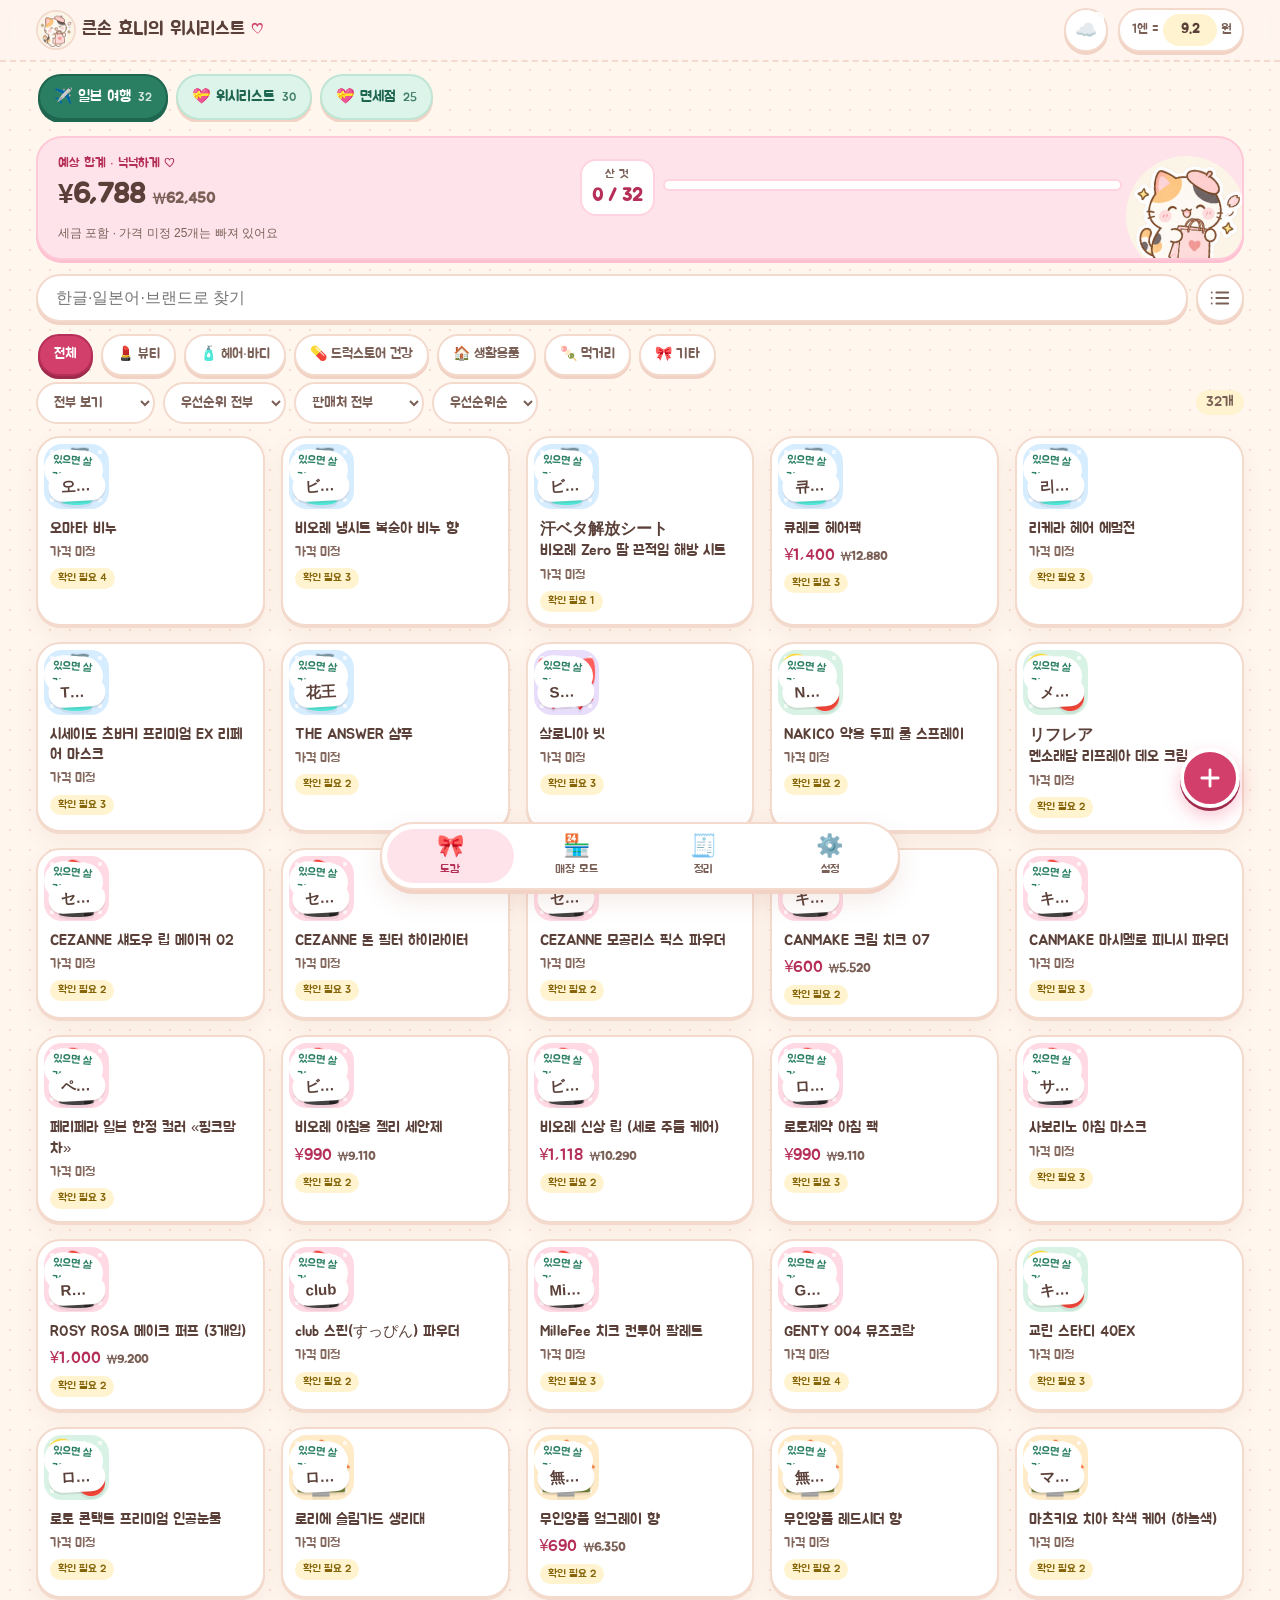
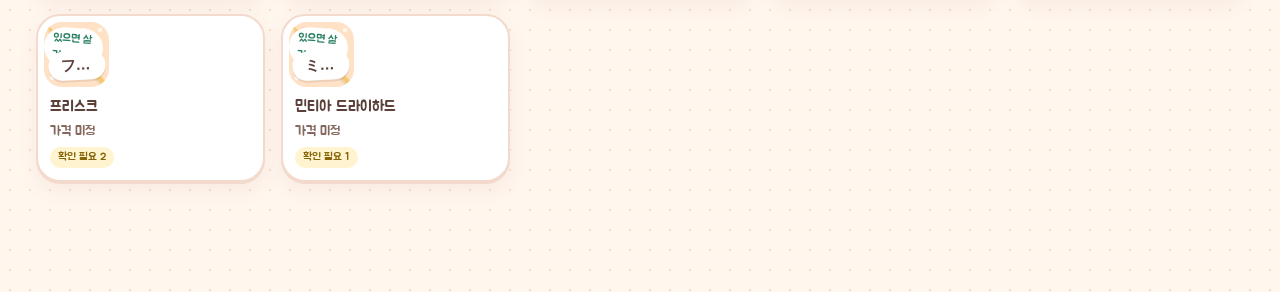
<file: index.html>
<!doctype html>
<html lang="ko">
<head>
<meta charset="utf-8">
<meta name="viewport" content="width=device-width, initial-scale=1, viewport-fit=cover">
<meta name="theme-color" content="#FFF6EE">
<meta name="apple-mobile-web-app-capable" content="yes">
<meta name="apple-mobile-web-app-title" content="큰손 효니">
<meta name="apple-mobile-web-app-status-bar-style" content="default">
<title>큰손 효니의 위시리스트</title>
<link rel="manifest" href="manifest.webmanifest">
<link rel="icon" href="icons/icon-192.png">
<link rel="apple-touch-icon" href="icons/icon-180.png">
<link rel="stylesheet" href="css/app.css">
</head>
<body>
<header class="top"><div class="top-in">
  <div class="logo"><img src="images/mascot-320.png" alt="">큰손 효니의 위시리스트<small>♡</small></div>
  <span class="net" id="net" hidden>오프라인</span>
  <button class="sync" id="syncBtn" data-state="" aria-label="구글 시트와 동기화">☁️</button>
  <label class="rate" title="최근 1년 평균 9.20원이 기본값">1엔 = <input id="rate" inputmode="decimal" aria-label="환율 1엔당 원">원</label>
</div></header>

<main class="wrap" id="main"></main>

<button class="fab" id="fab" aria-label="상품 추가"><svg viewBox="0 0 24 24" fill="none" stroke="currentColor" stroke-width="2.4" stroke-linecap="round"><path d="M12 5v14M5 12h14"/></svg></button>
<nav class="tabs"><div class="tabs-in">
  <button class="tab" data-tab="list"><span class="ti" aria-hidden="true">🎀</span>도감</button>
  <button class="tab" data-tab="store"><span class="ti" aria-hidden="true">🏪</span>매장 모드</button>
  <button class="tab" data-tab="report"><span class="ti" aria-hidden="true">🧾</span>정리</button>
  <button class="tab" data-tab="set"><span class="ti" aria-hidden="true">⚙️</span>설정</button>
</div></nav>

<div class="scrim" id="scrim"></div>
<section class="sheet" id="sheet" role="dialog" aria-modal="true" aria-label="상품 정보"></section>
<div class="show" id="show" role="dialog" aria-label="직원에게 보여 주기"></div>
<div class="zoom" id="zoom" role="dialog" aria-label="사진 크게 보기"></div>
<div class="toast" id="toast" role="status" aria-live="polite"><span id="toastMsg"></span><button id="toastUndo">되돌리기</button></div>

<script type="module" src="js/app.js"></script>
</body>
</html>
</file>
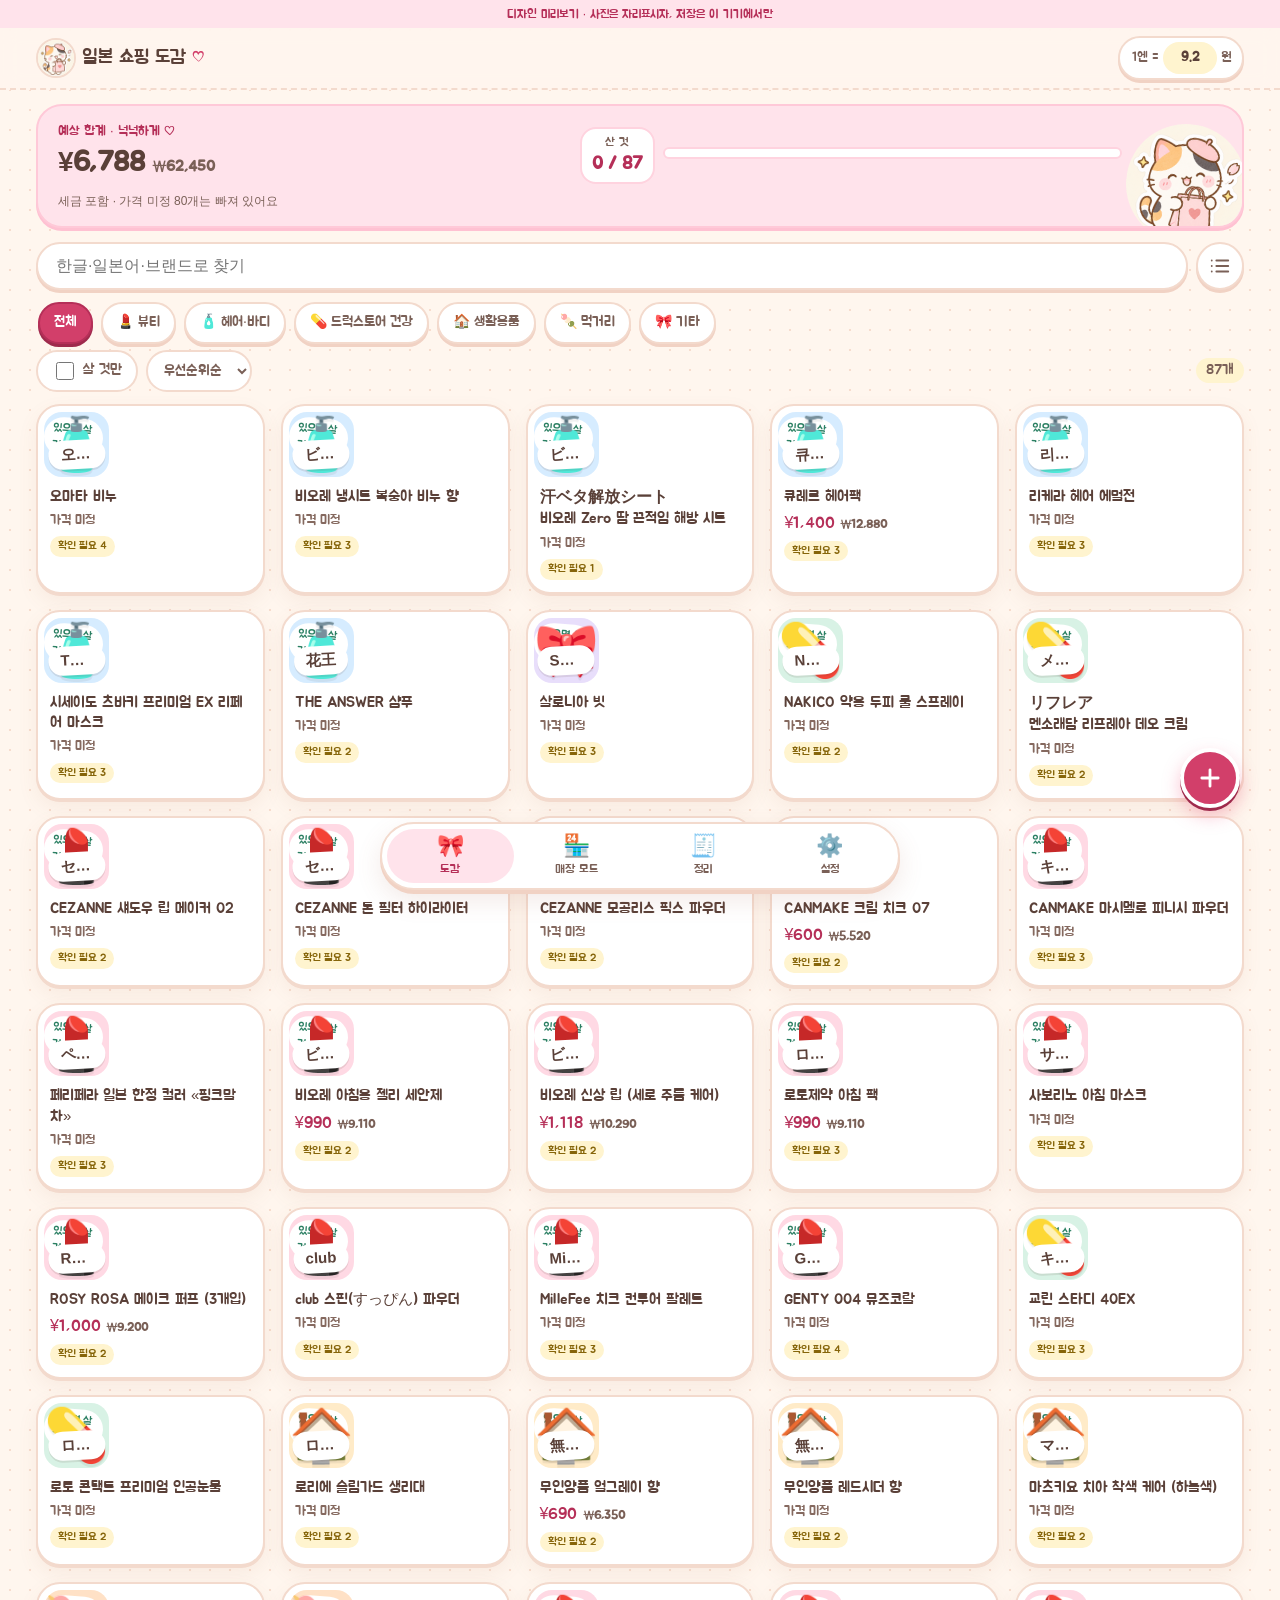
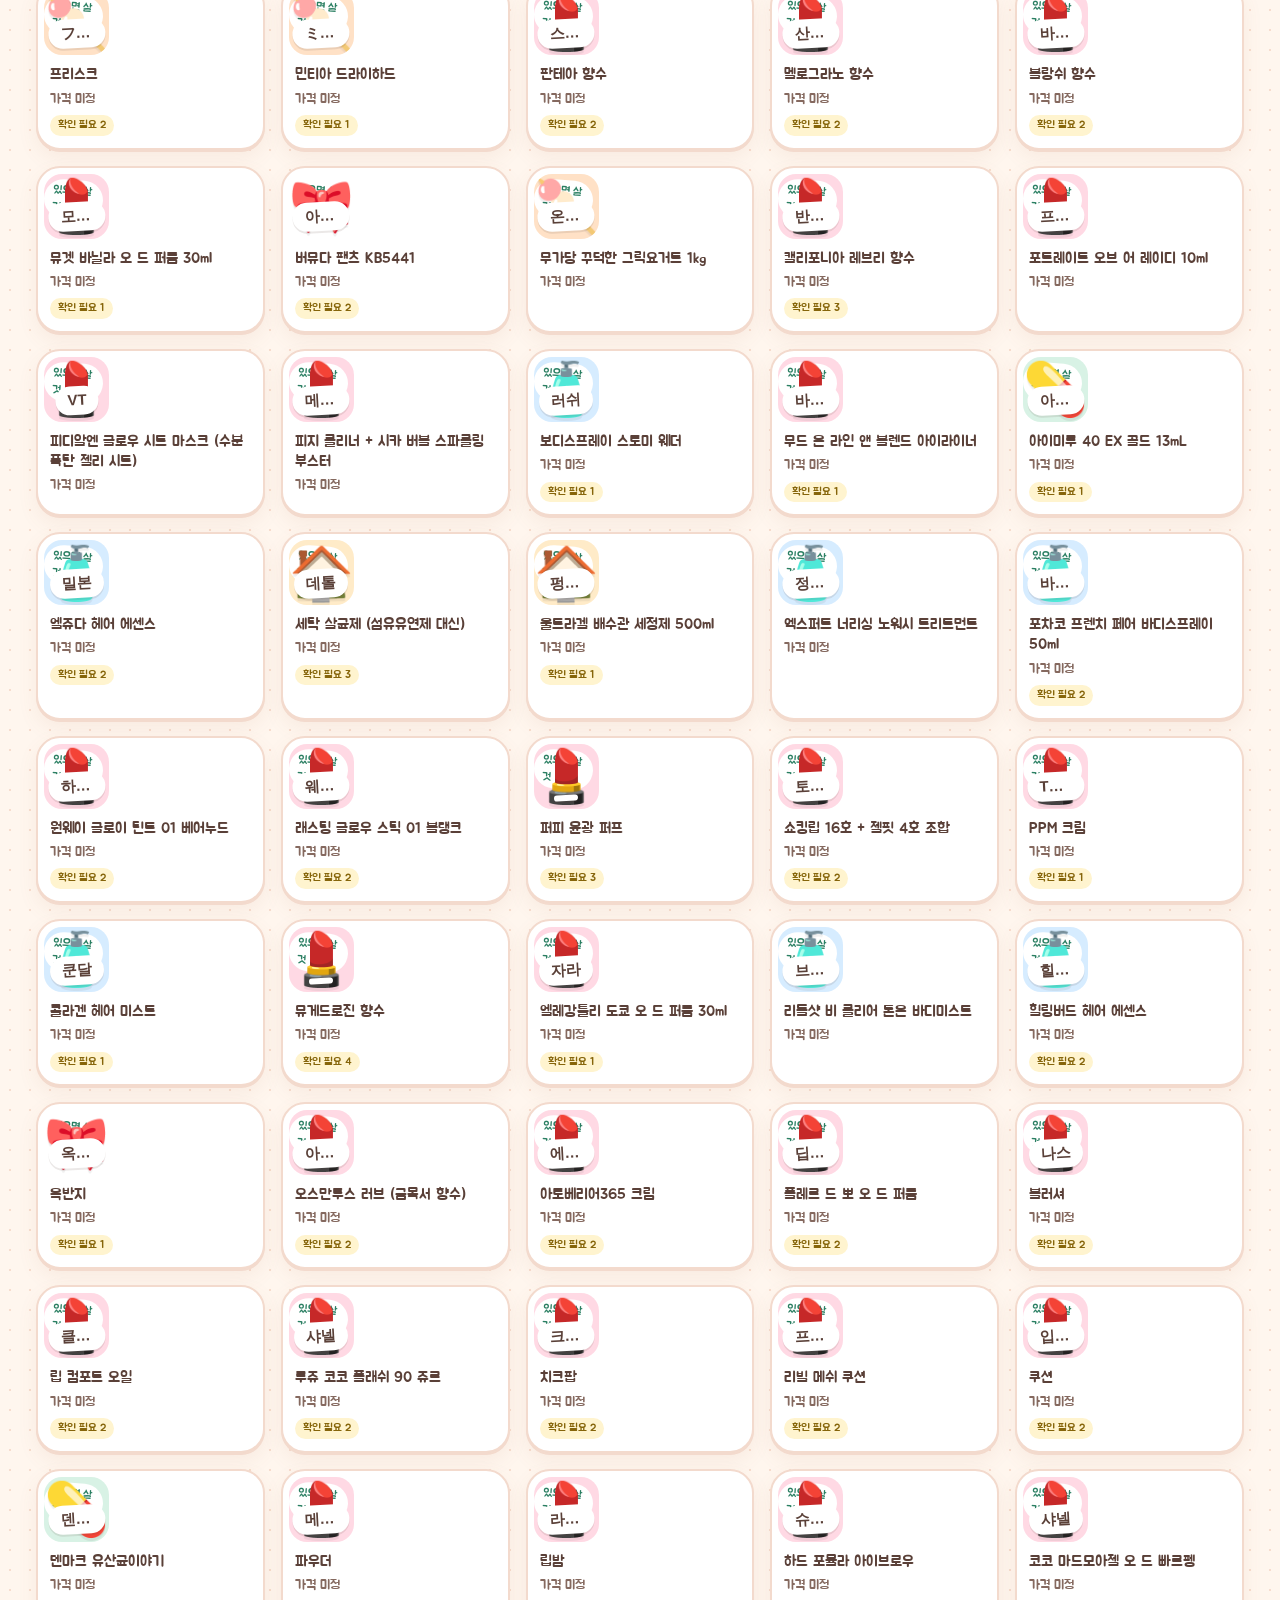
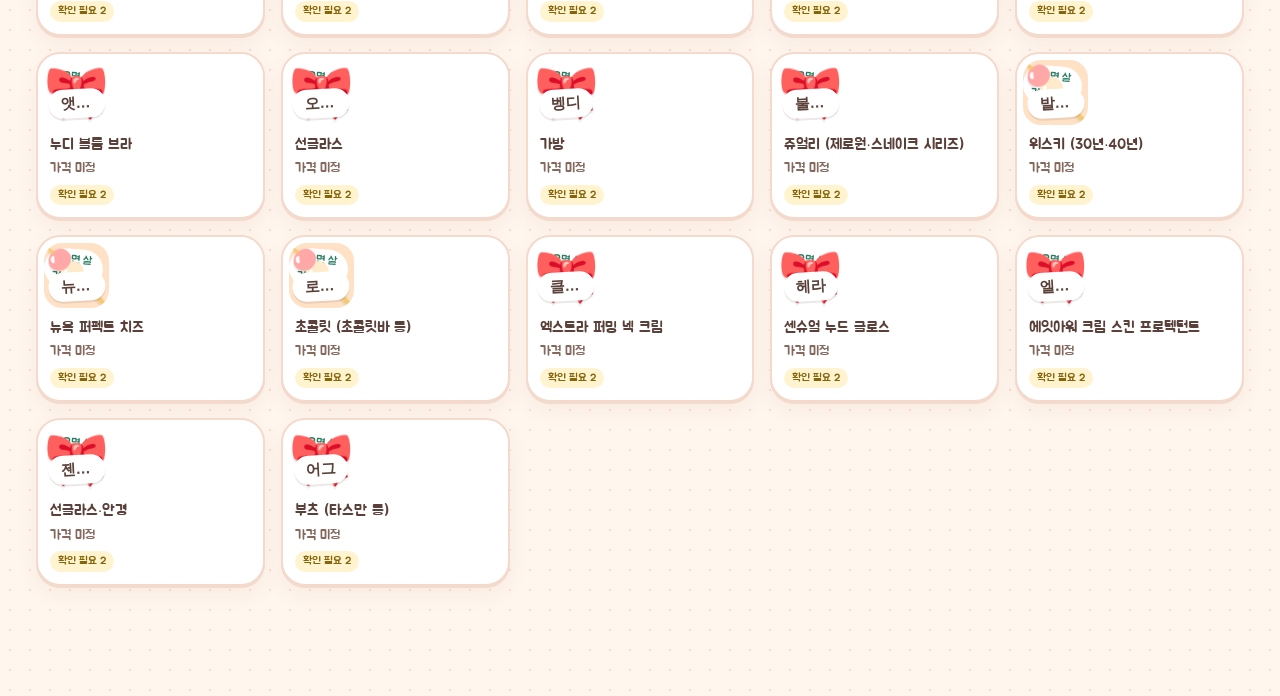
<file: preview.html>
<!doctype html>
<html lang="ko">
<head>
<meta charset="utf-8">
<meta name="viewport" content="width=device-width, initial-scale=1, viewport-fit=cover">
<meta name="theme-color" content="#FFF6EE">
<title>일본 쇼핑 도감 · 디자인 미리보기</title>
<style>
@font-face{font-family:"Jua";src:url("fonts/Jua-Regular.ttf") format("truetype");font-display:swap}
:root{
  --paper:#FFF6EE; --dot:#F7DCCD; --card:#FFFFFF; --ink:#5A4038; --sub:#7A6057; --faint:#85695F; --line:#F3DACD;
  --pink:#D23F6A; --pink-deep:#B52F58; --pink-soft:#FFE3EB; --mint:#2A7F62; --mint-soft:#DDF4EA; --butter:#FFE08A; --butter-soft:#FFF4CF; --lav:#CDB8F2;
  --pop:0 3px 0 #F1D2C4; --pop-pink:0 3px 0 #9E2A4C;
  --shadow:0 2px 0 #F3DACD,0 8px 20px rgba(160,100,80,.08);
  --r:24px;
  --cute:"Jua","Apple SD Gothic Neo","Malgun Gothic",sans-serif;
  --kr:"Apple SD Gothic Neo","Malgun Gothic","Noto Sans KR",-apple-system,sans-serif;
  --jp:"Hiragino Maru Gothic ProN","Hiragino Maru Gothic Pro","Hiragino Sans","Yu Gothic","Meiryo","Noto Sans JP",sans-serif;
  --c-뷰티:#FFD9E4; --c-헤어바디:#D6ECFF; --c-드럭스토어건강:#D8F2E5; --c-생활용품:#FFEBC8; --c-먹거리:#FFE1C6; --c-기타:#E8DEFB;
}
*{box-sizing:border-box;-webkit-tap-highlight-color:transparent}
html,body{margin:0;color:var(--ink);font-family:var(--kr);font-size:16px;line-height:1.5}
body{background:var(--paper) radial-gradient(var(--dot) 1.3px,transparent 1.5px) 0 0/20px 20px}
button,input,select{font:inherit;color:inherit}
button{cursor:pointer}
button:active{transform:translateY(2px)}
.jp{font-family:var(--jp)}
.wrap{max-width:1240px;margin:0 auto;padding:0 16px calc(110px + env(safe-area-inset-bottom))}
.preview-flag{background:var(--pink-soft);color:var(--pink-deep);text-align:center;font-size:12px;font-weight:700;padding:5px 12px;letter-spacing:.02em}

/* 머리 */
header.top{position:sticky;top:0;z-index:20;background:rgba(255,246,238,.9);backdrop-filter:blur(10px);border-bottom:2px dashed var(--line)}
.top-in{max-width:1240px;margin:0 auto;padding:8px 16px;display:flex;align-items:center;gap:10px}
.logo{display:flex;align-items:center;gap:6px;font-weight:900;font-size:19px;letter-spacing:-.02em;white-space:nowrap}
.logo img{width:40px;height:40px;border-radius:50%;object-fit:cover;background:#fff;border:2px solid var(--line)}
.logo small{color:var(--pink);font-size:15px}
.rate{margin-left:auto;display:flex;align-items:center;gap:4px;background:var(--card);border:2px solid var(--line);border-radius:999px;padding:3px 10px 3px 12px;font-size:13px;color:var(--sub);min-height:44px;box-shadow:var(--pop);font-weight:700}
.rate input{width:54px;border:0;background:var(--butter-soft);border-radius:999px;padding:6px 8px;text-align:center;font-weight:900;color:var(--ink)}

/* 요약 */
.summary{position:relative;margin:14px 0 6px;background:var(--pink-soft);border:2px solid #FFC9D8;border-radius:26px;padding:14px 16px 12px;display:grid;gap:8px;box-shadow:0 3px 0 #FFC1D2;overflow:hidden}
.summary .mascot{position:absolute;right:-4px;top:-4px;width:74px;height:74px;object-fit:cover;border-radius:50%;opacity:.95;transform:rotate(8deg)}
.sum-top{display:flex;align-items:flex-end;justify-content:space-between;gap:10px;padding-right:58px}
.sum-label{font-size:13px;color:var(--pink-deep);font-weight:800}
.sum-big{display:flex;align-items:baseline;gap:8px;flex-wrap:wrap}
.sum-big .yen{font-size:28px;font-weight:900;letter-spacing:-.02em;color:var(--ink)}
.sum-big .won{font-size:15px;color:var(--sub);font-weight:700}
.sum-done{font-size:12px;color:var(--sub);font-weight:700;white-space:nowrap;background:#fff;border-radius:16px;padding:4px 10px;text-align:center;border:2px solid #FFD3DF}
.sum-done b{display:block;font-size:18px;color:var(--pink-deep)}
.bar{height:12px;background:#fff;border-radius:99px;overflow:hidden;border:2px solid #FFD3DF}
.bar i{display:block;height:100%;border-radius:99px;transition:width .4s;background:repeating-linear-gradient(-45deg,var(--pink) 0 8px,#FF9DB8 8px 16px)}
.note{font-size:12px;color:var(--sub)}

/* 검색·필터 */
.tools{padding:8px 0 4px}
.search{display:flex;gap:8px}
.search input{flex:1;min-height:48px;border:2px solid var(--line);background:var(--card);border-radius:999px;padding:0 18px;font-size:16px;box-shadow:var(--pop)}
.search input:focus{outline:none;border-color:var(--pink)}
.iconbtn{min-width:48px;min-height:48px;border:2px solid var(--line);background:var(--card);border-radius:50%;display:grid;place-items:center;box-shadow:var(--pop);color:var(--sub)}
.chips{display:flex;gap:8px;overflow-x:auto;padding:12px 2px 6px;scrollbar-width:none}
.chips::-webkit-scrollbar{display:none}
.chip{flex:none;min-height:42px;padding:0 14px;border-radius:999px;border:2px solid var(--line);background:var(--card);font-size:14px;font-weight:700;white-space:nowrap;box-shadow:var(--pop);color:var(--sub)}
.chip[aria-pressed=true]{background:var(--pink);color:#fff;border-color:var(--pink-deep);box-shadow:var(--pop-pink)}
.subtools{display:flex;gap:8px;align-items:center;flex-wrap:wrap;font-size:14px;color:var(--sub);font-weight:700}
.subtools select{min-height:42px;border:2px solid var(--line);border-radius:999px;background:var(--card);padding:0 12px;font-weight:700;color:var(--sub)}
.toggle{display:flex;align-items:center;gap:6px;min-height:42px;padding:0 14px;border:2px solid var(--line);border-radius:999px;background:var(--card)}
.toggle input{accent-color:var(--pink);width:18px;height:18px}
.count{margin-left:auto;background:var(--butter-soft);border-radius:999px;padding:2px 10px}

/* 격자 */
.grid{display:grid;grid-template-columns:repeat(2,1fr);gap:14px;margin-top:8px}
.card{background:var(--card);border-radius:var(--r);box-shadow:var(--shadow);overflow:hidden;position:relative;border:2px solid var(--line);padding:6px;text-align:left;display:flex;flex-direction:column;transition:transform .15s}
.card:hover{transform:rotate(-.6deg) translateY(-2px)}
.ph{aspect-ratio:1/1;display:grid;place-items:center;position:relative;overflow:hidden;border-radius:18px;background-image:radial-gradient(rgba(255,255,255,.7) 2px,transparent 2.5px);background-size:16px 16px}
.ph .emo{font-size:clamp(34px,10vw,52px);line-height:1;filter:drop-shadow(0 3px 0 rgba(0,0,0,.06))}
.ph .brand{position:absolute;left:50%;bottom:12%;transform:translateX(-50%) rotate(-3deg);font-family:var(--jp);font-weight:800;font-size:clamp(12px,3.4vw,15px);color:var(--ink);background:#fff;border-radius:999px;padding:3px 12px;white-space:nowrap;max-width:88%;overflow:hidden;text-overflow:ellipsis;box-shadow:0 2px 0 rgba(90,64,56,.12)}
.ph .cat{display:none}
.ph .prio{position:absolute;right:6px;top:6px;border-radius:999px;font-size:11px;padding:3px 9px;font-weight:800;transform:rotate(4deg)}
.prio.must{background:var(--pink);color:#fff}.prio.maybe{background:#fff;color:var(--mint)}.prio.price{background:var(--butter);color:#6E5400}
.card .body{padding:10px 6px 6px;display:grid;gap:2px}
.card .jpname{font-family:var(--jp);font-weight:800;font-size:15px;line-height:1.3}
.card .krname{font-size:15px;font-weight:700;line-height:1.35;display:-webkit-box;-webkit-line-clamp:2;-webkit-box-orient:vertical;overflow:hidden}
.card .price{font-weight:900;font-size:16px;margin-top:2px;color:var(--pink-deep)}
.card .price small{font-weight:700;color:var(--sub);font-size:12px}
.card .price.none{color:var(--faint);font-weight:700;font-size:13px}
.card.bought .ph{background-color:#F1E9E5}
.card.bought .ph > :not(.done-stamp){filter:saturate(.2);opacity:.45}
.card.bought .body{opacity:.55}
.done-stamp{position:absolute;inset:0;display:grid;place-items:center;pointer-events:none}
.done-stamp span{border:3px dashed var(--pink-deep);color:var(--pink-deep);border-radius:50%;width:86px;height:86px;display:grid;place-items:center;font-family:var(--jp);font-weight:900;font-size:17px;line-height:1.1;text-align:center;transform:rotate(-12deg);background:rgba(255,255,255,.9);box-shadow:0 0 0 4px rgba(255,255,255,.9)}
.need{display:inline-block;font-size:11px;font-weight:800;color:#86650A;background:var(--butter-soft);border-radius:999px;padding:2px 8px;margin-top:4px;justify-self:start}

/* 목록 보기 */
.grid.list{grid-template-columns:1fr}
.grid.list .card{flex-direction:row;align-items:stretch;gap:6px}
.grid.list .ph{width:96px;flex:none}
.grid.list .ph .brand,.grid.list .ph .prio{display:none}
.grid.list .done-stamp span{width:58px;height:58px;font-size:12px}

/* 아래 탭 */
nav.tabs{position:fixed;left:12px;right:12px;bottom:calc(10px + env(safe-area-inset-bottom));z-index:30}
.tabs-in{max-width:520px;margin:0 auto;display:grid;grid-template-columns:repeat(4,1fr);background:#fff;border:2px solid var(--line);border-radius:999px;padding:5px;box-shadow:0 4px 0 #F1D2C4,0 10px 26px rgba(160,100,80,.14)}
.tab{border:0;background:none;min-height:54px;border-radius:999px;display:grid;place-items:center;font-size:12px;font-weight:700;color:var(--sub);padding:4px 0}
.tab .ti{font-size:22px;line-height:1}
.tab[aria-current=true]{background:var(--pink-soft);color:var(--pink-deep)}
.fab{position:fixed;right:max(18px,calc(50% - 600px));bottom:calc(92px + env(safe-area-inset-bottom));z-index:31;width:60px;height:60px;border-radius:50%;border:4px solid #fff;background:var(--pink);color:#fff;box-shadow:var(--pop-pink),0 8px 18px rgba(240,87,127,.35);display:grid;place-items:center}
.fab svg{width:28px;height:28px}

/* 시트 */
.scrim{position:fixed;inset:0;background:rgba(90,64,56,.35);z-index:40;opacity:0;pointer-events:none;transition:opacity .2s}
.scrim.on{opacity:1;pointer-events:auto}
.sheet{position:fixed;left:0;right:0;bottom:0;z-index:41;background:var(--paper);border-radius:28px 28px 0 0;max-height:92vh;overflow:auto;transform:translateY(105%);transition:transform .3s cubic-bezier(.2,.9,.25,1.05);padding-bottom:calc(20px + env(safe-area-inset-bottom));border-top:3px solid #fff}
.sheet.on{transform:none}
.grab{width:48px;height:6px;border-radius:9px;background:#F1CDBE;margin:8px auto 4px}
.sheet-close{position:absolute;right:12px;top:12px;width:44px;height:44px;border-radius:50%;border:2px solid var(--line);background:#fff;font-size:22px;z-index:2;color:var(--sub);box-shadow:var(--pop)}
.slider{display:flex;overflow-x:auto;scroll-snap-type:x mandatory;scrollbar-width:none;padding:6px 14px 0;gap:10px}
.slider::-webkit-scrollbar{display:none}
.slide{flex:none;width:100%;scroll-snap-align:center;aspect-ratio:4/3;display:grid;place-items:center;position:relative;border-radius:24px;background-image:radial-gradient(rgba(255,255,255,.7) 2.5px,transparent 3px);background-size:20px 20px}
.slide .lbl{position:absolute;left:12px;bottom:12px;background:#fff;color:var(--sub);font-size:12px;font-weight:700;border-radius:999px;padding:3px 10px}
.dots{display:flex;justify-content:center;gap:6px;padding:10px}
.dots i{width:8px;height:8px;border-radius:50%;background:#F1CDBE}.dots i.on{background:var(--pink);width:20px;border-radius:9px}
.d-body{padding:2px 16px 8px;display:grid;gap:14px}
.d-jp{background:var(--card);border-radius:var(--r);padding:16px;box-shadow:var(--shadow);border:2px solid var(--line)}
.d-jp .big{font-family:var(--jp);font-size:28px;font-weight:800;line-height:1.25}
.d-jp .big.empty{font-size:16px;color:var(--faint);font-weight:700}
.d-jp .brandjp{font-family:var(--jp);font-size:18px;color:var(--sub);font-weight:700}
.d-jp .kr{font-size:17px;margin-top:4px;font-weight:800}
.btn{min-height:50px;border-radius:999px;border:2px solid var(--line);background:var(--card);padding:0 18px;font-weight:800;display:inline-flex;align-items:center;justify-content:center;gap:6px;box-shadow:var(--pop)}
.btn.primary{background:var(--pink);border-color:var(--pink-deep);color:#fff;box-shadow:var(--pop-pink)}
.btn.dark{background:var(--mint);border-color:#236B53;color:#fff;box-shadow:0 3px 0 #1D5A46}
.btn.block{width:100%}
.prices{display:grid;grid-template-columns:1fr 1fr;gap:10px}
.pbox{background:var(--card);border-radius:20px;padding:12px 14px;border:2px solid var(--line)}
.pbox .k{font-size:12px;color:var(--sub);font-weight:700}.pbox .v{font-size:20px;font-weight:900}
.pbox:first-child{background:var(--pink-soft);border-color:#FFCCDA}
.pbox.gain{grid-column:1/-1;background:var(--mint-soft);border-color:#BFE8D7}
.pbox.gain .v{color:var(--mint)}
.sec h3{font-size:14px;color:var(--pink-deep);margin:0 0 6px;font-weight:900}
.sec h3::before{content:"♡ "}
.sec p{margin:0}
.tags{display:flex;gap:6px;flex-wrap:wrap}
.tag{background:var(--card);border:2px solid var(--line);border-radius:999px;padding:3px 12px;font-size:14px;font-weight:700}
.tag.warn{background:var(--butter-soft);border-color:#F5E1A0;color:#8A6A00}
.src{font-size:14px;color:var(--sub);word-break:break-all}
.src a{color:var(--ink)}
.sticky-act{position:sticky;bottom:0;background:linear-gradient(transparent,var(--paper) 35%);padding:16px 16px 0;display:flex;gap:8px}

/* 구매 입력 */
.form{padding:8px 16px;display:grid;gap:12px}
.form h2{margin:4px 50px 0 0;font-size:20px;font-weight:900}
.field{display:grid;gap:4px;font-size:14px;color:var(--sub);font-weight:700}
.field input,.field select{min-height:50px;border:2px solid var(--line);border-radius:18px;background:var(--card);padding:0 14px;font-size:17px;color:var(--ink);font-weight:700}
.row2{display:grid;grid-template-columns:1fr 1fr;gap:10px}
.stepper{display:flex;align-items:center;border:2px solid var(--line);border-radius:18px;background:var(--card);min-height:50px}
.stepper button{width:48px;height:48px;border:0;background:none;font-size:22px;color:var(--pink-deep);font-weight:900}
.stepper output{flex:1;text-align:center;font-size:18px;font-weight:900;color:var(--ink)}

/* 직원에게 보여주기 */
.show{position:fixed;inset:0;z-index:60;background:#fff;display:none;flex-direction:column;align-items:center;justify-content:center;padding:24px;text-align:center;gap:18px}
.show.on{display:flex}
.show .q{font-family:var(--jp);font-size:22px;color:var(--sub);background:var(--pink-soft);border-radius:999px;padding:6px 18px}
.show .name{font-family:var(--jp);font-size:clamp(34px,9vw,64px);font-weight:900;line-height:1.2;color:#2E2420}
.show .brand{font-family:var(--jp);font-size:24px}
.show .hint{font-size:14px;color:var(--faint)}

/* 토스트 */
.toast{position:fixed;left:50%;bottom:calc(170px + env(safe-area-inset-bottom));transform:translate(-50%,20px);background:var(--ink);color:#fff;border-radius:999px;padding:6px 6px 6px 18px;display:flex;align-items:center;gap:12px;z-index:70;opacity:0;pointer-events:none;transition:.2s;font-size:15px;font-weight:700;max-width:calc(100% - 32px);width:max-content}
.toast.on{opacity:1;transform:translate(-50%,0);pointer-events:auto}
.toast span{overflow:hidden;text-overflow:ellipsis;white-space:nowrap}
.toast button{flex:none;white-space:nowrap;min-height:40px;border:0;border-radius:999px;background:var(--pink);color:#fff;padding:0 14px;font-weight:800}

/* 매장 모드 */
.store-head{margin:14px 0 4px;display:flex;align-items:center;gap:10px}
.store-head img{width:56px;height:56px;border-radius:50%;object-fit:cover;border:2px solid var(--line);background:#fff}
.store-head h2{margin:0;font-size:22px;font-weight:900}
.store-head p{margin:0;color:var(--sub);font-size:14px}
.big-list{display:grid;gap:14px;margin-top:10px}
.bigcard{display:grid;grid-template-columns:128px 1fr;background:var(--card);border-radius:var(--r);box-shadow:var(--shadow);border:2px solid var(--line);overflow:hidden;min-height:132px;padding:6px;gap:4px}
.bigcard .ph{aspect-ratio:auto}
.bigcard .ph .brand{font-size:13px}
.bigcard .ph .prio{display:none}
.bigcard .info{padding:6px 8px;display:flex;flex-direction:column;gap:2px}
.bigcard .jpname{font-family:var(--jp);font-size:20px;font-weight:800;line-height:1.25}
.bigcard .act{margin-top:auto;display:flex;gap:8px;align-items:center;justify-content:space-between}
.bigcard .act > span{white-space:nowrap;font-size:15px;font-weight:900;color:var(--pink-deep)}
.check{min-height:48px;min-width:112px;border-radius:999px;border:2px solid var(--pink-deep);background:#fff;color:var(--pink-deep);font-weight:900;box-shadow:var(--pop-pink)}
.bigcard.bought{opacity:.6}
.bigcard.bought .check{background:var(--pink);color:#fff}
.empty-msg{padding:40px 16px;text-align:center;color:var(--sub);font-weight:700}

/* 정리 */
.report{display:grid;gap:14px;margin-top:14px}
.rcard{background:var(--card);border-radius:var(--r);box-shadow:var(--shadow);border:2px solid var(--line);padding:16px}
.rcard h3{margin:0 0 8px;font-size:16px;font-weight:900}
.rline{display:flex;justify-content:space-between;padding:8px 0;border-top:2px dotted var(--line);font-size:15px;gap:10px}
.rline:first-of-type{border-top:0}

/* 둥근 글꼴: 제목·숫자·버튼에만 (긴 글은 시스템 글꼴) */
.logo,.sum-label,.sum-big,.sum-done,.chip,.toggle,.subtools select,.count,.tab,.btn,.check,.card .krname,.card .price,.need,.prio,.store-head h2,.d-jp .kr,.pbox .v,.sec h3,.form h2,.rcard h3,.toast,.preview-flag,.rate,.bigcard .info > div:nth-child(2),.bigcard .act > span{font-family:var(--cute);font-weight:400!important;letter-spacing:0}

/* 폭 */
@media (min-width:600px){ .grid{grid-template-columns:repeat(3,1fr)} }
@media (min-width:768px){
  .grid{gap:16px}
  .card .jpname{font-size:16px}
  .summary{grid-template-columns:1.3fr 1fr;align-items:center;padding:16px 120px 16px 20px}
  .summary .mascot{width:120px;height:120px;right:-4px;top:auto;bottom:-18px}
  .sum-top,.bar,.note{padding-right:0;margin-right:0}
  .sheet{left:50%;right:auto;width:600px;bottom:auto;top:50%;border-radius:28px;transform:translate(-50%,-46%) scale(.97);opacity:0;pointer-events:none;transition:.22s;max-height:88vh;border:3px solid #fff}
  .sheet.on{transform:translate(-50%,-50%);opacity:1;pointer-events:auto}
  .grab{display:none}
  .slide{aspect-ratio:auto;height:min(280px,32vh)}
  .big-list{grid-template-columns:1fr 1fr}
  .report{grid-template-columns:1fr 1fr}
}
@media (min-width:1024px){ .grid{grid-template-columns:repeat(4,1fr)} .big-list{grid-template-columns:repeat(3,1fr)} .bigcard{grid-template-columns:1fr;grid-template-rows:190px auto} .report{grid-template-columns:1fr 1fr 1fr} }
@media (min-width:1240px){ .grid{grid-template-columns:repeat(5,1fr)} }
@media (prefers-reduced-motion:reduce){*{transition:none!important}}
</style>
</head>
<body>
<div class="preview-flag">디자인 미리보기 · 사진은 자리표시자, 저장은 이 기기에서만</div>
<header class="top"><div class="top-in">
  <div class="logo"><img src="images/mascot-320.png" alt="">일본 쇼핑 도감<small>♡</small></div>
  <label class="rate" title="최근 1년 평균 9.20원이 기본값">1엔 = <input id="rate" inputmode="decimal" aria-label="환율 1엔당 원">원</label>
</div></header>

<main class="wrap" id="main"></main>

<button class="fab" id="fab" aria-label="상품 추가"><svg viewBox="0 0 24 24" fill="none" stroke="currentColor" stroke-width="2.4" stroke-linecap="round"><path d="M12 5v14M5 12h14"/></svg></button>
<nav class="tabs"><div class="tabs-in">
  <button class="tab" data-tab="list"><span class="ti" aria-hidden="true">🎀</span>도감</button>
  <button class="tab" data-tab="store"><span class="ti" aria-hidden="true">🏪</span>매장 모드</button>
  <button class="tab" data-tab="report"><span class="ti" aria-hidden="true">🧾</span>정리</button>
  <button class="tab" data-tab="set"><span class="ti" aria-hidden="true">⚙️</span>설정</button>
</div></nav>

<div class="scrim" id="scrim"></div>
<section class="sheet" id="sheet" role="dialog" aria-modal="true"></section>
<div class="show" id="show"></div>
<div class="toast" id="toast"><span id="toastMsg"></span><button id="toastUndo">되돌리기</button></div>

<script>
const DEFAULT_RATE = 9.20; // 최근 1년 평균(Wise 중간 환율, 2026-10-27 확인)
const LS = 'japan_shopping_preview_v1';
const CAT_ORDER = ['뷰티','헤어·바디','드럭스토어 건강','생활용품','먹거리','기타'];
const CAT_EMO = {'뷰티':'💄','헤어·바디':'🧴','드럭스토어 건강':'💊','생활용품':'🏠','먹거리':'🍡','기타':'🎀'};
const PRIO = {'꼭 살 것':'must','있으면 살 것':'maybe','가격 보고 결정':'price'};
let data = { 상품: [], 판매처목록: [] };
let st = load();
function load(){ try { return JSON.parse(localStorage.getItem(LS)) || {}; } catch(e){ return {}; } }
function save(){ try { localStorage.setItem(LS, JSON.stringify(st)); } catch(e){} }
st.rate ??= DEFAULT_RATE; st.bought ??= {}; st.tab ??= 'list'; st.view ??= 'grid';
let ui = { q:'', cat:'전체', onlyTodo:false, sort:'prio', store: null, withUnknown:true };

const $ = s => document.querySelector(s);
const yen = n => n==null ? '' : '¥' + Math.round(n).toLocaleString('ko-KR');
const won = n => n==null ? '' : '₩' + (Math.round(n/10)*10).toLocaleString('ko-KR');
const catVar = c => `var(--c-${c.replace(/[·\s]/g,'')})`;
const esc = s => String(s ?? '').replace(/[&<>"]/g, m => ({'&':'&amp;','<':'&lt;','>':'&gt;','"':'&quot;'}[m]));

// 예상가: 세금 포함 기준, 판매처 가격 중 가장 비싼 값으로 넉넉하게
function estPrice(p){
  const c = [];
  if (p.엔화_세금포함) c.push(p.엔화_세금포함);
  else if (p.엔화_세금별도) c.push(p.엔화_세금별도 * (1 + (p.세율 ?? .1)));
  (p.판매처||[]).forEach(s => s.가격 && c.push(s.가격));
  return c.length ? Math.max(...c) : null;
}
const isBought = p => !!st.bought[p.id];

function totals(){
  let est = 0, unknown = 0, real = 0, done = 0, korea = 0, saved = 0;
  data.상품.forEach(p => {
    const e = estPrice(p), q = p.목표개수 || 1;
    if (e == null) unknown++; else est += e * q;
    const b = st.bought[p.id];
    if (b){ done++; real += (b.가격 || 0) * (b.개수 || 1);
      if (p.한국가격?.금액 && b.가격) saved += (p.한국가격.금액 - b.가격 * st.rate) * (b.개수 || 1); }
  });
  return { est, unknown, real, done, total: data.상품.length, saved };
}

function ph(p, big){
  const brand = p.브랜드_일본어 || p.브랜드_한글 || '';
  return `<div class="ph" style="background:${catVar(p.대분류)}">
    <span class="cat">${esc(p.대분류)}</span>
    <span class="prio ${PRIO[p.우선순위]||'maybe'}">${esc(p.우선순위)}</span>
    <span class="emo" aria-hidden="true">${CAT_EMO[p.대분류]||'🎀'}</span>
    <span class="brand">${esc(brand)}</span>
    ${isBought(p) ? '<div class="done-stamp"><span>購入済<br>♡</span></div>' : ''}
  </div>`;
}

function render(){
  document.querySelectorAll('.tab').forEach(t => t.setAttribute('aria-current', t.dataset.tab === st.tab));
  $('#fab').style.display = st.tab === 'list' ? '' : 'none';
  ({ list: renderList, store: renderStore, report: renderReport, set: renderSet })[st.tab]();
}

function summaryHTML(){
  const t = totals();
  const pct = t.total ? Math.round(t.done / t.total * 100) : 0;
  return `<section class="summary" aria-label="요약"><img class="mascot" src="images/mascot-320.png" alt="">
    <div class="sum-top">
      <div>
        <div class="sum-label">예상 합계 · 넉넉하게 ♡</div>
        <div class="sum-big"><span class="yen">${yen(t.est)}</span><span class="won">${won(t.est * st.rate)}</span></div>
      </div>
      <div class="sum-done">산 것<b>${t.done} / ${t.total}</b></div>
    </div>
    <div class="bar" role="progressbar" aria-valuenow="${pct}" aria-valuemin="0" aria-valuemax="100"><i style="width:${pct}%"></i></div>
    <div class="note">${t.done ? `실제 쓴 돈 ${yen(t.real)} (${won(t.real*st.rate)}) · ` : ''}세금 포함 · 가격 미정 ${t.unknown}개는 빠져 있어요</div>
  </section>`;
}

function filtered(){
  const q = ui.q.trim().toLowerCase();
  let list = data.상품.filter(p => {
    if (ui.cat !== '전체' && p.대분류 !== ui.cat) return false;
    if (ui.onlyTodo && isBought(p)) return false;
    if (!q) return true;
    return [p.이름_한글, p.이름_일본어, p.읽는법, p.브랜드_한글, p.브랜드_일본어, p.세부분류].join(' ').toLowerCase().includes(q);
  });
  const pr = p => ({'꼭 살 것':0,'있으면 살 것':1,'가격 보고 결정':2}[p.우선순위] ?? 3);
  const cmp = { prio:(a,b)=>pr(a)-pr(b), price:(a,b)=>(estPrice(a)??1e9)-(estPrice(b)??1e9), name:(a,b)=>a.이름_한글.localeCompare(b.이름_한글,'ko') }[ui.sort];
  return list.sort((a,b) => (isBought(a)-isBought(b)) || cmp(a,b));
}

function renderList(){
  const cats = ['전체', ...CAT_ORDER.filter(c => data.상품.some(p => p.대분류 === c))];
  $('#main').innerHTML = summaryHTML() + `
  <div class="tools">
    <div class="search">
      <input id="q" type="search" placeholder="한글·일본어·브랜드로 찾기" value="${esc(ui.q)}" aria-label="검색">
      <button class="iconbtn" id="view" aria-label="${st.view==='grid'?'목록 보기로':'사진 격자로'}">${st.view==='grid'
        ? '<svg width="22" height="22" viewBox="0 0 24 24" fill="none" stroke="currentColor" stroke-width="2" stroke-linecap="round"><path d="M8 6h13M8 12h13M8 18h13M3 6h.01M3 12h.01M3 18h.01"/></svg>'
        : '<svg width="22" height="22" viewBox="0 0 24 24" fill="none" stroke="currentColor" stroke-width="2"><rect x="3" y="3" width="7" height="7" rx="1.5"/><rect x="14" y="3" width="7" height="7" rx="1.5"/><rect x="3" y="14" width="7" height="7" rx="1.5"/><rect x="14" y="14" width="7" height="7" rx="1.5"/></svg>'}</button>
    </div>
    <div class="chips" role="group" aria-label="대분류">${cats.map(c => `<button class="chip" data-cat="${c}" aria-pressed="${ui.cat===c}">${CAT_EMO[c]? CAT_EMO[c]+' ' : ''}${c}</button>`).join('')}</div>
    <div class="subtools">
      <label class="toggle"><input type="checkbox" id="todo" ${ui.onlyTodo?'checked':''}> 살 것만</label>
      <select id="sort" aria-label="정렬">
        <option value="prio" ${ui.sort==='prio'?'selected':''}>우선순위순</option>
        <option value="price" ${ui.sort==='price'?'selected':''}>가격순</option>
        <option value="name" ${ui.sort==='name'?'selected':''}>이름순</option>
      </select>
      <span class="count" id="count"></span>
    </div>
  </div>
  <div class="grid ${st.view==='list'?'list':''}" id="grid"></div>`;
  drawGrid();
  $('#q').addEventListener('input', e => { ui.q = e.target.value; drawGrid(); });
  $('#view').onclick = () => { st.view = st.view==='grid' ? 'list' : 'grid'; save(); renderList(); };
  $('#todo').onchange = e => { ui.onlyTodo = e.target.checked; drawGrid(); };
  $('#sort').onchange = e => { ui.sort = e.target.value; drawGrid(); };
  document.querySelectorAll('.chip[data-cat]').forEach(b => b.onclick = () => { ui.cat = b.dataset.cat; renderList(); });
}

function drawGrid(){
  const list = filtered();
  $('#count').textContent = `${list.length}개`;
  $('#grid').innerHTML = list.length ? list.map(p => {
    const e = estPrice(p);
    return `<button class="card ${isBought(p)?'bought':''}" data-id="${p.id}" aria-label="${esc(p.이름_한글)} 자세히">
      ${ph(p)}
      <div class="body">
        ${p.이름_일본어 ? `<div class="jpname">${esc(p.이름_일본어)}</div>` : ''}
        <div class="krname">${esc(p.이름_한글)}</div>
        ${e!=null ? `<div class="price">${yen(e)} <small>${won(e*st.rate)}</small></div>` : '<div class="price none">가격 미정</div>'}
        ${(p.확인필요||[]).length ? `<span class="need">확인 필요 ${p.확인필요.length}</span>` : ''}
      </div>
    </button>`;
  }).join('') : '<p class="empty-msg">맞는 상품이 없어요. 검색어나 분류를 바꿔 보세요.</p>';
  document.querySelectorAll('.card').forEach(c => c.onclick = () => openDetail(c.dataset.id));
}

/* 상세 */
function openSheet(html){ $('#sheet').innerHTML = html; $('#sheet').scrollTop = 0; $('#sheet').classList.add('on'); $('#scrim').classList.add('on'); }
function closeSheet(){ $('#sheet').classList.remove('on'); $('#scrim').classList.remove('on'); }
$('#scrim').onclick = closeSheet;
document.addEventListener('keydown', e => { if (e.key === 'Escape'){ $('#show').classList.remove('on'); closeSheet(); } });

function openDetail(id){
  const p = data.상품.find(x => x.id === id); if (!p) return;
  const e = estPrice(p), b = st.bought[p.id];
  const slides = ['정면','뒷면','진열대'];
  const gain = p.한국가격?.금액 && e ? p.한국가격.금액 - e * st.rate : null;
  openSheet(`<div class="grab"></div><button class="sheet-close" aria-label="닫기">×</button>
    <div class="slider" id="slider">${slides.map(s => `<div class="slide" style="background:${catVar(p.대분류)}"><span style="display:grid;place-items:center;gap:10px"><span style="font-size:64px;line-height:1">${CAT_EMO[p.대분류]||'🎀'}</span><span class="jp" style="font-size:18px;font-weight:800;background:#fff;border-radius:999px;padding:4px 16px;transform:rotate(-3deg)">${esc(p.브랜드_일본어||p.브랜드_한글)}</span></span><span class="lbl">${s} · 사진 넣기 전</span></div>`).join('')}</div>
    <div class="dots" id="dots">${slides.map((_,i)=>`<i class="${i?'':'on'}"></i>`).join('')}</div>
    <div class="d-body">
      <div class="d-jp">
        <div class="brandjp">${esc(p.브랜드_일본어 || p.브랜드_한글)}</div>
        <div class="big ${p.이름_일본어?'':'empty'}">${p.이름_일본어 ? esc(p.이름_일본어) : '일본어 이름 확인 필요'}</div>
        ${p.읽는법 ? `<div class="jp" style="color:var(--sub)">${esc(p.읽는법)}</div>` : ''}
        <div class="kr">${esc(p.이름_한글)}</div>
        <button class="btn dark block" id="showBtn" style="margin-top:12px">직원에게 보여 주기 (크게)</button>
      </div>
      <div class="prices">
        <div class="pbox"><div class="k">세금 포함</div><div class="v">${e!=null?yen(e):'—'}</div></div>
        <div class="pbox"><div class="k">원화 (₩${st.rate}/¥)</div><div class="v">${e!=null?won(e*st.rate):'—'}</div></div>
        <div class="pbox"><div class="k">세금 별도 (${Math.round((p.세율??.1)*100)}%)</div><div class="v">${e!=null?yen(e/(1+(p.세율??.1))):'—'}</div></div>
        <div class="pbox"><div class="k">한국 가격</div><div class="v">${p.한국가격?.금액?won(p.한국가격.금액):'—'}</div></div>
        ${gain!=null ? `<div class="pbox gain"><div class="k">일본에서 사면</div><div class="v">${gain>=0?won(gain)+' 이득':won(-gain)+' 손해'}</div></div>` : ''}
      </div>
      <div class="sec"><h3>특징</h3><p>${esc(p.특징?.한줄||'—')}</p></div>
      <div class="sec"><h3>어디서 살까</h3><div class="tags">${(p.판매처||[]).length ? p.판매처.map(s=>`<span class="tag">${esc(s.이름)}${s.가격?' '+yen(s.가격):''}</span>`).join('') : '<span class="tag">판매처 미정</span>'}</div></div>
      ${p.메모 ? `<div class="sec"><h3>메모</h3><p>${esc(p.메모)}</p></div>` : ''}
      ${(p.확인필요||[]).length ? `<div class="sec"><h3>확인 필요</h3><div class="tags">${p.확인필요.map(x=>`<span class="tag warn">${esc(x)}</span>`).join('')}</div></div>` : ''}
      <div class="sec src"><h3>출처</h3>${(p.추천이유_출처||[]).map(s=>`<a href="${esc(s.주소)}" target="_blank" rel="noopener">${esc(s.주소.replace('https://',''))}</a>`).join('<br>')}</div>
      ${b ? `<div class="sec"><h3>구매 기록</h3><p>${yen(b.가격)} × ${b.개수}개 · ${esc(b.산곳||'')} · ${esc(b.날짜)}</p></div>` : ''}
    </div>
    <div class="sticky-act">
      ${b ? `<button class="btn block" id="unbuy">구매 취소</button>` : `<button class="btn primary block" id="buy">샀어요 ♡</button>`}
    </div>`);
  $('.sheet-close').onclick = closeSheet;
  $('#showBtn').onclick = () => showStaff(p);
  const sl = $('#slider'); sl.onscroll = () => { const i = Math.round(sl.scrollLeft / sl.clientWidth); document.querySelectorAll('#dots i').forEach((d,j)=>d.classList.toggle('on', i===j)); };
  if (b) $('#unbuy').onclick = () => { const prev = st.bought[p.id]; delete st.bought[p.id]; save(); closeSheet(); render(); toast('구매 취소했어요', () => { st.bought[p.id] = prev; save(); render(); }); };
  else $('#buy').onclick = () => openBuy(p);
}

function showStaff(p){
  $('#show').innerHTML = `<div class="q">これを探しています</div>
    ${p.이름_일본어 ? `<div class="brand">${esc(p.브랜드_일본어||'')}</div>` : ''}
    <div class="name">${esc(p.이름_일본어 || p.브랜드_일본어 || p.이름_한글)}</div>
    ${p.색상_호수?.[0]?.번호 ? `<div class="brand">${esc(p.색상_호수[0].번호)}</div>` : ''}
    <div class="hint">화면을 누르면 닫혀요</div>`;
  $('#show').classList.add('on');
}
$('#show').onclick = () => $('#show').classList.remove('on');

function openBuy(p){
  const today = new Date().toISOString().slice(0,10);
  const stores = data.판매처목록;
  let n = p.목표개수 || 1;
  openSheet(`<div class="grab"></div><button class="sheet-close" aria-label="닫기">×</button>
    <div class="form">
      <h2>샀어요 · ${esc(p.이름_한글)}</h2>
      <div class="row2">
        <label class="field">산 가격(¥, 1개)<input id="bp" inputmode="numeric" value="${estPrice(p) ? Math.round(estPrice(p)) : ''}" placeholder="예: 990"></label>
        <div class="field">개수<div class="stepper"><button id="m" aria-label="빼기">−</button><output id="n">${n}</output><button id="pl" aria-label="더하기">+</button></div></div>
      </div>
      <label class="field">산 곳<select id="bs">${stores.map(s=>`<option ${p.판매처?.[0]?.이름===s?'selected':''}>${s}</option>`).join('')}</select></label>
      <label class="field">날짜<input id="bd" type="date" value="${today}"></label>
      <button class="btn primary block" id="ok">구매 완료로 표시</button>
      <p style="margin:0;font-size:13px;color:var(--sub)">가격을 몰라도 그냥 눌러도 돼요. 나중에 고칠 수 있어요.</p>
    </div>`);
  $('.sheet-close').onclick = closeSheet;
  $('#m').onclick = () => { n = Math.max(1, n-1); $('#n').textContent = n; };
  $('#pl').onclick = () => { n++; $('#n').textContent = n; };
  $('#ok').onclick = () => { markBought(p, { 가격: Number($('#bp').value) || null, 개수: n, 산곳: $('#bs').value, 날짜: $('#bd').value }); closeSheet(); };
}

function markBought(p, rec){
  st.bought[p.id] = rec; save(); render();
  toast(`${p.이름_한글.slice(0,14)} 구매 완료`, () => { delete st.bought[p.id]; save(); render(); });
}

let toastT;
function toast(msg, undo){
  $('#toastMsg').textContent = msg; $('#toast').classList.add('on');
  $('#toastUndo').onclick = () => { undo(); $('#toast').classList.remove('on'); };
  clearTimeout(toastT); toastT = setTimeout(() => $('#toast').classList.remove('on'), 4500);
}

/* 매장 모드 */
function renderStore(){
  const stores = data.판매처목록;
  ui.store ??= stores[0];
  const list = data.상품.filter(p => (p.판매처||[]).some(s => s.이름 === ui.store) || (ui.withUnknown && !(p.판매처||[]).length))
    .sort((a,b) => isBought(a)-isBought(b));
  const left = list.filter(p => !isBought(p)).length;
  $('#main').innerHTML = `<div class="store-head"><img src="images/mascot-320.png" alt=""><div><h2>매장 모드</h2><p>고른 매장에서 살 것만 크게! 누르면 바로 구매 완료</p></div></div>
    <div class="chips" role="group" aria-label="판매처">${stores.map(s=>`<button class="chip" data-st="${s}" aria-pressed="${ui.store===s}">${s}</button>`).join('')}</div>
    <div class="subtools"><label class="toggle"><input type="checkbox" id="unk" ${ui.withUnknown?'checked':''}> 판매처 미정도 보기</label><span class="count">남은 것 ${left}개</span></div>
    <div class="big-list">${list.length ? list.map(p => {
      const e = estPrice(p);
      return `<div class="bigcard ${isBought(p)?'bought':''}">
        ${ph(p,true)}
        <div class="info">
          <div class="jp" style="color:var(--sub);font-size:14px">${esc(p.브랜드_일본어||p.브랜드_한글)}</div>
          ${p.이름_일본어 ? `<div class="jpname">${esc(p.이름_일본어)}</div>` : ''}
          <div style="font-size:17px;font-weight:700;line-height:1.3">${esc(p.이름_한글)}</div>
          <div class="act"><span style="font-weight:800">${e!=null?yen(e):'가격 미정'}</span>
          <button class="check" data-id="${p.id}">${isBought(p)?'샀어요 ♡':'샀어요'}</button></div>
        </div></div>`;
    }).join('') : '<p class="empty-msg">이 매장에서 살 것으로 정한 상품이 없어요.</p>'}</div>`;
  document.querySelectorAll('[data-st]').forEach(b => b.onclick = () => { ui.store = b.dataset.st; renderStore(); });
  $('#unk').onchange = e => { ui.withUnknown = e.target.checked; renderStore(); };
  document.querySelectorAll('.check').forEach(b => b.onclick = () => {
    const p = data.상품.find(x => x.id === b.dataset.id);
    if (isBought(p)) { const prev = st.bought[p.id]; delete st.bought[p.id]; save(); render(); toast('구매 취소했어요', () => { st.bought[p.id] = prev; save(); render(); }); }
    else markBought(p, { 가격: estPrice(p) ? Math.round(estPrice(p)) : null, 개수: p.목표개수 || 1, 산곳: ui.store, 날짜: new Date().toISOString().slice(0,10) });
  });
  document.querySelectorAll('.bigcard .ph').forEach((el, i) => el.onclick = () => openDetail(list[i].id));
}

/* 정리 */
function renderReport(){
  const t = totals();
  const bought = data.상품.filter(isBought), todo = data.상품.filter(p => !isBought(p));
  $('#main').innerHTML = `<div class="store-head"><img src="images/mascot-320.png" alt=""><div><h2>정리</h2><p>산 것과 안 산 것, 쓴 돈을 한눈에</p></div></div>
  <div class="report">
    <div class="rcard"><h3>쓴 돈</h3>
      <div class="rline"><span>실제 합계</span><b>${yen(t.real)} · ${won(t.real*st.rate)}</b></div>
      <div class="rline"><span>처음 예상</span><span>${yen(t.est)} · ${won(t.est*st.rate)}</span></div>
      <div class="rline"><span>한국 가격 대비 절약</span><b style="color:var(--matcha)">${t.saved?won(t.saved):'한국 가격을 넣으면 계산돼요'}</b></div>
    </div>
    <div class="rcard"><h3>산 것 ${bought.length}개</h3>${bought.length ? bought.map(p=>`<div class="rline"><span>${esc(p.이름_한글)}</span><span>${yen(st.bought[p.id].가격)}×${st.bought[p.id].개수}</span></div>`).join('') : '<p style="color:var(--sub);margin:0">아직 없어요</p>'}</div>
    <div class="rcard"><h3>안 산 것 ${todo.length}개</h3>${todo.slice(0,12).map(p=>`<div class="rline"><span>${esc(p.이름_한글)}</span><span style="color:var(--sub)">${esc(p.우선순위)}</span></div>`).join('')}${todo.length>12?`<p style="color:var(--sub);margin:8px 0 0">외 ${todo.length-12}개</p>`:''}</div>
  </div>`;
}

function renderSet(){
  $('#main').innerHTML = `<div class="store-head"><img src="images/mascot-320.png" alt=""><div><h2>설정</h2><p>미리보기라 아래 기능은 아직 동작하지 않아요</p></div></div>
  <div class="report">
    <div class="rcard"><h3>판매처 목록</h3><div class="tags">${data.판매처목록.map(s=>`<span class="tag">${s}</span>`).join('')}</div></div>
    <div class="rcard"><h3>백업</h3><div style="display:grid;gap:8px"><button class="btn" disabled>JSON 내보내기 (사진 포함)</button><button class="btn" disabled>JSON 가져오기</button></div></div>
    <div class="rcard"><h3>미리보기 기록</h3><button class="btn" id="reset">체크 기록 지우기</button></div>
  </div>`;
  $('#reset').onclick = () => { st.bought = {}; save(); toast('체크 기록을 지웠어요', () => {}); };
}

/* 시작 */
document.querySelectorAll('.tab').forEach(t => t.onclick = () => { st.tab = t.dataset.tab; save(); window.scrollTo(0,0); render(); });
$('#fab').onclick = () => toast('상품 추가 화면은 다음 단계에서 만들어요', () => {});
const rateIn = $('#rate'); rateIn.value = st.rate;
rateIn.addEventListener('change', () => { const v = parseFloat(rateIn.value); if (v > 0) { st.rate = v; save(); render(); } else rateIn.value = st.rate; });
fetch('data/products.json').then(r => r.json()).then(d => { data = d; render(); })
  .catch(() => { $('#main').innerHTML = '<p class="empty-msg">data/products.json을 읽지 못했어요.</p>'; });
</script>
</body>
</html>
</file>
<file: css/app.css>
@font-face{font-family:"Jua";src:url("../fonts/Jua-Regular.ttf") format("truetype");font-display:swap}
:root{
  --paper:#FFF6EE; --dot:#F7DCCD; --card:#FFFFFF; --ink:#5A4038; --sub:#7A6057; --faint:#85695F; --line:#F3DACD;
  --pink:#D23F6A; --pink-deep:#B52F58; --pink-soft:#FFE3EB; --mint:#2A7F62; --mint-soft:#DDF4EA; --butter:#FFE08A; --butter-soft:#FFF4CF; --lav:#CDB8F2;
  --pop:0 3px 0 #F1D2C4; --pop-pink:0 3px 0 #9E2A4C;
  --shadow:0 2px 0 #F3DACD,0 8px 20px rgba(160,100,80,.08);
  --r:24px;
  --cute:"Jua","Apple SD Gothic Neo","Malgun Gothic",sans-serif;
  --kr:"Apple SD Gothic Neo","Malgun Gothic","Noto Sans KR",-apple-system,sans-serif;
  --jp:"Hiragino Maru Gothic ProN","Hiragino Maru Gothic Pro","Hiragino Sans","Yu Gothic","Meiryo","Noto Sans JP",sans-serif;
  --c-뷰티:#FFD9E4; --c-헤어바디:#D6ECFF; --c-드럭스토어건강:#D8F2E5; --c-생활용품:#FFEBC8; --c-먹거리:#FFE1C6; --c-기타:#E8DEFB;
  --c-패션잡화:#FCE0F0; --c-디지털:#DCE6FF; --c-책문구:#E6F4D2; --c-취미:#FFE6D6;
}
*{box-sizing:border-box;-webkit-tap-highlight-color:transparent}
html,body{margin:0;color:var(--ink);font-family:var(--kr);font-size:16px;line-height:1.5}
body{background:var(--paper) radial-gradient(var(--dot) 1.3px,transparent 1.5px) 0 0/20px 20px}
button,input,select{font:inherit;color:inherit}
button{cursor:pointer}
button:active{transform:translateY(2px)}
.jp{font-family:var(--jp)}
.wrap{max-width:1240px;margin:0 auto;padding:0 16px calc(110px + env(safe-area-inset-bottom))}

/* 머리 */
header.top{position:sticky;top:0;z-index:20;background:rgba(255,246,238,.9);backdrop-filter:blur(10px);border-bottom:2px dashed var(--line)}
.top-in{max-width:1240px;margin:0 auto;padding:8px 16px;display:flex;align-items:center;gap:10px}
.logo{display:flex;align-items:center;gap:6px;font-weight:900;font-size:19px;letter-spacing:-.02em;white-space:nowrap}
.logo img{width:40px;height:40px;border-radius:50%;object-fit:cover;background:#fff;border:2px solid var(--line)}
.logo small{color:var(--pink);font-size:15px}
.rate{margin-left:auto;display:flex;align-items:center;gap:4px;background:var(--card);border:2px solid var(--line);border-radius:999px;padding:3px 10px 3px 12px;font-size:13px;color:var(--sub);min-height:44px;box-shadow:var(--pop);font-weight:700}
.rate input{width:54px;border:0;background:var(--butter-soft);border-radius:999px;padding:6px 8px;text-align:center;font-weight:900;color:var(--ink)}

/* 요약 */
.summary{position:relative;margin:14px 0 6px;background:var(--pink-soft);border:2px solid #FFC9D8;border-radius:26px;padding:14px 16px 12px;display:grid;gap:8px;box-shadow:0 3px 0 #FFC1D2;overflow:hidden}
.summary .mascot{position:absolute;right:-4px;top:-4px;width:74px;height:74px;object-fit:cover;border-radius:50%;opacity:.95;transform:rotate(8deg)}
.sum-top{display:flex;align-items:flex-end;justify-content:space-between;gap:10px;padding-right:58px}
.sum-label{font-size:13px;color:var(--pink-deep);font-weight:800}
.sum-big{display:flex;align-items:baseline;gap:8px;flex-wrap:wrap}
.sum-big .yen{font-size:28px;font-weight:900;letter-spacing:-.02em;color:var(--ink)}
.sum-big .won{font-size:15px;color:var(--sub);font-weight:700}
.sum-done{font-size:12px;color:var(--sub);font-weight:700;white-space:nowrap;background:#fff;border-radius:16px;padding:4px 10px;text-align:center;border:2px solid #FFD3DF}
.sum-done b{display:block;font-size:18px;color:var(--pink-deep)}
.bar{height:12px;background:#fff;border-radius:99px;overflow:hidden;border:2px solid #FFD3DF}
.bar i{display:block;height:100%;border-radius:99px;transition:width .4s;background:repeating-linear-gradient(-45deg,var(--pink) 0 8px,#FF9DB8 8px 16px)}
.note{font-size:12px;color:var(--sub)}

/* 검색·필터 */
.tools{padding:8px 0 4px}
.search{display:flex;gap:8px}
.search input{flex:1;min-height:48px;border:2px solid var(--line);background:var(--card);border-radius:999px;padding:0 18px;font-size:16px;box-shadow:var(--pop)}
.search input:focus{outline:none;border-color:var(--pink)}
.iconbtn{min-width:48px;min-height:48px;border:2px solid var(--line);background:var(--card);border-radius:50%;display:grid;place-items:center;box-shadow:var(--pop);color:var(--sub)}
.chips{display:flex;gap:8px;overflow-x:auto;padding:12px 2px 6px;scrollbar-width:none}
.chips::-webkit-scrollbar{display:none}
.chip{flex:none;min-height:42px;padding:0 14px;border-radius:999px;border:2px solid var(--line);background:var(--card);font-size:14px;font-weight:700;white-space:nowrap;box-shadow:var(--pop);color:var(--sub)}
.chip[aria-pressed=true]{background:var(--pink);color:#fff;border-color:var(--pink-deep);box-shadow:var(--pop-pink)}
.subtools{display:flex;gap:8px;align-items:center;flex-wrap:wrap;font-size:14px;color:var(--sub);font-weight:700}
.subtools select{min-height:42px;border:2px solid var(--line);border-radius:999px;background:var(--card);padding:0 12px;font-weight:700;color:var(--sub)}
.toggle{display:flex;align-items:center;gap:6px;min-height:42px;padding:0 14px;border:2px solid var(--line);border-radius:999px;background:var(--card)}
.toggle input{accent-color:var(--pink);width:18px;height:18px}
.count{margin-left:auto;background:var(--butter-soft);border-radius:999px;padding:2px 10px}

/* 격자 */
.grid{display:grid;grid-template-columns:repeat(2,1fr);gap:14px;margin-top:8px}
.card{background:var(--card);border-radius:var(--r);box-shadow:var(--shadow);overflow:hidden;position:relative;border:2px solid var(--line);padding:6px;text-align:left;display:flex;flex-direction:column;transition:transform .15s}
.card:hover{transform:rotate(-.6deg) translateY(-2px)}
.ph{aspect-ratio:1/1;display:grid;place-items:center;position:relative;overflow:hidden;border-radius:18px;background-image:radial-gradient(rgba(255,255,255,.7) 2px,transparent 2.5px);background-size:16px 16px}
.ph .emo{font-size:clamp(34px,10vw,52px);line-height:1;filter:drop-shadow(0 3px 0 rgba(0,0,0,.06))}
.ph .brand{position:absolute;left:50%;bottom:12%;transform:translateX(-50%) rotate(-3deg);font-family:var(--jp);font-weight:800;font-size:clamp(12px,3.4vw,15px);color:var(--ink);background:#fff;border-radius:999px;padding:3px 12px;white-space:nowrap;max-width:88%;overflow:hidden;text-overflow:ellipsis;box-shadow:0 2px 0 rgba(90,64,56,.12)}
.ph .cat{display:none}
.ph .prio{position:absolute;right:6px;top:6px;border-radius:999px;font-size:11px;padding:3px 9px;font-weight:800;transform:rotate(4deg)}
.prio.must{background:var(--pink);color:#fff}.prio.maybe{background:#fff;color:var(--mint)}.prio.price{background:var(--butter);color:#6E5400}
.card .body{padding:10px 6px 6px;display:grid;gap:2px}
.card .jpname{font-family:var(--jp);font-weight:800;font-size:15px;line-height:1.3}
.card .krname{font-size:15px;font-weight:700;line-height:1.35;display:-webkit-box;-webkit-line-clamp:2;-webkit-box-orient:vertical;overflow:hidden}
.card .price{font-weight:900;font-size:16px;margin-top:2px;color:var(--pink-deep)}
.card .price small{font-weight:700;color:var(--sub);font-size:12px}
.card .price.none{color:var(--faint);font-weight:700;font-size:13px}
.card.bought .ph{background-color:#F1E9E5}
.card.bought .ph > :not(.done-stamp){filter:saturate(.2);opacity:.45}
.card.bought .body{opacity:.55}
.done-stamp{position:absolute;inset:0;display:grid;place-items:center;pointer-events:none}
.done-stamp span{border:3px dashed var(--pink-deep);color:var(--pink-deep);border-radius:50%;width:86px;height:86px;display:grid;place-items:center;font-family:var(--jp);font-weight:900;font-size:17px;line-height:1.1;text-align:center;transform:rotate(-12deg);background:rgba(255,255,255,.9);box-shadow:0 0 0 4px rgba(255,255,255,.9)}
.need{display:inline-block;font-size:11px;font-weight:800;color:#86650A;background:var(--butter-soft);border-radius:999px;padding:2px 8px;margin-top:4px;justify-self:start}

/* 목록 보기 */
.grid.list{grid-template-columns:1fr}
.grid.list .card{flex-direction:row;align-items:stretch;gap:6px}
.grid.list .ph{width:96px;flex:none}
.grid.list .ph .brand,.grid.list .ph .prio{display:none}
.grid.list .done-stamp span{width:58px;height:58px;font-size:12px}

/* 아래 탭 */
nav.tabs{position:fixed;left:12px;right:12px;bottom:calc(10px + env(safe-area-inset-bottom));z-index:30}
.tabs-in{max-width:520px;margin:0 auto;display:grid;grid-template-columns:repeat(4,1fr);background:#fff;border:2px solid var(--line);border-radius:999px;padding:5px;box-shadow:0 4px 0 #F1D2C4,0 10px 26px rgba(160,100,80,.14)}
.tab{border:0;background:none;min-height:54px;border-radius:999px;display:grid;place-items:center;font-size:12px;font-weight:700;color:var(--sub);padding:4px 0}
.tab .ti{font-size:22px;line-height:1}
.tab[aria-current=true]{background:var(--pink-soft);color:var(--pink-deep)}
.fab{position:fixed;right:max(18px,calc(50% - 600px));bottom:calc(92px + env(safe-area-inset-bottom));z-index:31;width:60px;height:60px;border-radius:50%;border:4px solid #fff;background:var(--pink);color:#fff;box-shadow:var(--pop-pink),0 8px 18px rgba(240,87,127,.35);display:grid;place-items:center}
.fab svg{width:28px;height:28px}

/* 시트 */
.scrim{position:fixed;inset:0;background:rgba(90,64,56,.35);z-index:40;opacity:0;pointer-events:none;transition:opacity .2s}
.scrim.on{opacity:1;pointer-events:auto}
.sheet{position:fixed;left:0;right:0;bottom:0;z-index:41;background:var(--paper);border-radius:28px 28px 0 0;max-height:92vh;overflow:auto;transform:translateY(105%);transition:transform .3s cubic-bezier(.2,.9,.25,1.05);padding-bottom:calc(20px + env(safe-area-inset-bottom));border-top:3px solid #fff}
.sheet.on{transform:none}
.grab{width:48px;height:6px;border-radius:9px;background:#F1CDBE;margin:8px auto 4px}
.sheet-close{position:absolute;right:12px;top:12px;width:44px;height:44px;border-radius:50%;border:2px solid var(--line);background:#fff;font-size:22px;z-index:2;color:var(--sub);box-shadow:var(--pop)}
.slider{display:flex;overflow-x:auto;scroll-snap-type:x mandatory;scrollbar-width:none;padding:6px 14px 0;gap:10px}
.slider::-webkit-scrollbar{display:none}
.slide{flex:none;width:100%;scroll-snap-align:center;aspect-ratio:4/3;display:grid;place-items:center;position:relative;border-radius:24px;background-image:radial-gradient(rgba(255,255,255,.7) 2.5px,transparent 3px);background-size:20px 20px}
.slide .lbl{position:absolute;left:12px;bottom:12px;background:#fff;color:var(--sub);font-size:12px;font-weight:700;border-radius:999px;padding:3px 10px}
.dots{display:flex;justify-content:center;gap:6px;padding:10px}
.dots i{width:8px;height:8px;border-radius:50%;background:#F1CDBE}.dots i.on{background:var(--pink);width:20px;border-radius:9px}
.d-body{padding:2px 16px 8px;display:grid;gap:14px}
.d-jp{background:var(--card);border-radius:var(--r);padding:16px;box-shadow:var(--shadow);border:2px solid var(--line)}
.d-jp .big{font-family:var(--jp);font-size:28px;font-weight:800;line-height:1.25}
.d-jp .big.empty{font-size:16px;color:var(--faint);font-weight:700}
.d-jp .brandjp{font-family:var(--jp);font-size:18px;color:var(--sub);font-weight:700}
.d-jp .kr{font-size:17px;margin-top:4px;font-weight:800}
.btn{min-height:50px;border-radius:999px;border:2px solid var(--line);background:var(--card);padding:0 18px;font-weight:800;display:inline-flex;align-items:center;justify-content:center;gap:6px;box-shadow:var(--pop)}
.btn.primary{background:var(--pink);border-color:var(--pink-deep);color:#fff;box-shadow:var(--pop-pink)}
.btn.dark{background:var(--mint);border-color:#236B53;color:#fff;box-shadow:0 3px 0 #1D5A46}
.btn.block{width:100%}
.prices{display:grid;grid-template-columns:1fr 1fr;gap:10px}
.pbox{background:var(--card);border-radius:20px;padding:12px 14px;border:2px solid var(--line)}
.pbox .k{font-size:12px;color:var(--sub);font-weight:700}.pbox .v{font-size:20px;font-weight:900}
.pbox:first-child{background:var(--pink-soft);border-color:#FFCCDA}
.pbox.gain{grid-column:1/-1;background:var(--mint-soft);border-color:#BFE8D7}
.pbox.gain .v{color:var(--mint)}
.sec h3{font-size:14px;color:var(--pink-deep);margin:0 0 6px;font-weight:900}
.sec h3::before{content:"♡ "}
.sec p{margin:0}
.tags{display:flex;gap:6px;flex-wrap:wrap}
.tag{background:var(--card);border:2px solid var(--line);border-radius:999px;padding:3px 12px;font-size:14px;font-weight:700}
.tag.warn{background:var(--butter-soft);border-color:#F5E1A0;color:#8A6A00}
.src{font-size:14px;color:var(--sub);word-break:break-all}
.src a{color:var(--ink)}
.sticky-act{position:sticky;bottom:0;background:linear-gradient(transparent,var(--paper) 35%);padding:16px 16px 0;display:flex;gap:8px}

/* 구매 입력 */
.form{padding:8px 16px;display:grid;gap:12px}
.form h2{margin:4px 50px 0 0;font-size:20px;font-weight:900}
.field{display:grid;gap:4px;font-size:14px;color:var(--sub);font-weight:700}
.field input,.field select{min-height:50px;border:2px solid var(--line);border-radius:18px;background:var(--card);padding:0 14px;font-size:17px;color:var(--ink);font-weight:700}
.row2{display:grid;grid-template-columns:1fr 1fr;gap:10px}
.stepper{display:flex;align-items:center;border:2px solid var(--line);border-radius:18px;background:var(--card);min-height:50px}
.stepper button{width:48px;height:48px;border:0;background:none;font-size:22px;color:var(--pink-deep);font-weight:900}
.stepper output{flex:1;text-align:center;font-size:18px;font-weight:900;color:var(--ink)}

/* 직원에게 보여주기 */
.show{position:fixed;inset:0;z-index:60;background:#fff;display:none;flex-direction:column;align-items:center;justify-content:center;padding:24px;text-align:center;gap:18px}
.show.on{display:flex}
.show .q{font-family:var(--jp);font-size:22px;color:var(--sub);background:var(--pink-soft);border-radius:999px;padding:6px 18px}
.show .name{font-family:var(--jp);font-size:clamp(34px,9vw,64px);font-weight:900;line-height:1.2;color:#2E2420}
.show .brand{font-family:var(--jp);font-size:24px}
.show .hint{font-size:14px;color:var(--faint)}

/* 토스트 */
.toast{position:fixed;left:50%;bottom:calc(170px + env(safe-area-inset-bottom));transform:translate(-50%,20px);background:var(--ink);color:#fff;border-radius:999px;padding:6px 6px 6px 18px;display:flex;align-items:center;gap:12px;z-index:70;opacity:0;pointer-events:none;transition:.2s;font-size:15px;font-weight:700;max-width:calc(100% - 32px);width:max-content}
.toast.on{opacity:1;transform:translate(-50%,0);pointer-events:auto}
.toast span{overflow:hidden;text-overflow:ellipsis;white-space:nowrap}
.toast button{flex:none;white-space:nowrap;min-height:40px;border:0;border-radius:999px;background:var(--pink);color:#fff;padding:0 14px;font-weight:800}

/* 매장 모드 */
.store-head{margin:14px 0 4px;display:flex;align-items:center;gap:10px}
.store-head img{width:56px;height:56px;border-radius:50%;object-fit:cover;border:2px solid var(--line);background:#fff}
.store-head h2{margin:0;font-size:22px;font-weight:900}
.store-head p{margin:0;color:var(--sub);font-size:14px}
.big-list{display:grid;gap:14px;margin-top:10px}
.bigcard{display:grid;grid-template-columns:128px 1fr;background:var(--card);border-radius:var(--r);box-shadow:var(--shadow);border:2px solid var(--line);overflow:hidden;min-height:132px;padding:6px;gap:4px}
.bigcard .ph{aspect-ratio:auto}
.bigcard .ph .brand{font-size:13px}
.bigcard .ph .prio{display:none}
.bigcard .info{padding:6px 8px;display:flex;flex-direction:column;gap:2px}
.bigcard .jpname{font-family:var(--jp);font-size:20px;font-weight:800;line-height:1.25}
.bigcard .act{margin-top:auto;display:flex;gap:8px;align-items:center;justify-content:space-between}
.bigcard .act > span{white-space:nowrap;font-size:15px;font-weight:900;color:var(--pink-deep)}
.check{min-height:48px;min-width:112px;border-radius:999px;border:2px solid var(--pink-deep);background:#fff;color:var(--pink-deep);font-weight:900;box-shadow:var(--pop-pink)}
.bigcard.bought{opacity:.6}
.bigcard.bought .check{background:var(--pink);color:#fff}
.empty-msg{padding:40px 16px;text-align:center;color:var(--sub);font-weight:700}

/* 정리 */
.report{display:grid;gap:14px;margin-top:14px}
.rcard{background:var(--card);border-radius:var(--r);box-shadow:var(--shadow);border:2px solid var(--line);padding:16px}
.rcard h3{margin:0 0 8px;font-size:16px;font-weight:900}
.rline{display:flex;justify-content:space-between;padding:8px 0;border-top:2px dotted var(--line);font-size:15px;gap:10px}
.rline:first-of-type{border-top:0}

/* 본 앱에서 더한 것 */
[hidden]{display:none!important}
.sub{color:var(--sub);font-size:14px}
.hint-line{margin:0;font-size:13px;color:var(--sub)}
.good{color:var(--mint)}
.net{background:var(--butter);color:#6E5400;border-radius:999px;padding:4px 10px;font-size:13px;margin-left:auto;white-space:nowrap}
.sync{min-width:44px;min-height:44px;border-radius:50%;border:2px solid var(--line);background:#fff;font-size:18px;box-shadow:var(--pop);position:relative;margin-left:auto}
.net:not([hidden]) + .sync{margin-left:0}
.sync + .rate{margin-left:0}
.sync::after{content:"";position:absolute;right:2px;top:2px;width:10px;height:10px;border-radius:50%;border:2px solid #fff;background:transparent}
.sync[data-state=ok]::after{background:var(--mint)}
.sync[data-state=busy]::after{background:var(--butter);animation:blink 1s infinite}
.sync[data-state=err]::after{background:var(--pink)}
.sync[data-state=off]::after{background:var(--faint)}
@keyframes blink{50%{opacity:.3}}
@media (max-width:420px){ .logo{font-size:17px} .logo small{display:none} .rate{padding:3px 8px} .rate input{width:46px} }

/* 목록(일본 여행·위시리스트…) */
.listbar{padding:12px 2px 2px}
.listbar .chip{min-height:46px;font-size:15px;background:var(--mint-soft);border-color:#BFE5D4;color:#1F6650}
.listbar .chip small{font-size:12px;opacity:.8;margin-left:2px}
.listbar .chip[aria-pressed=true]{background:var(--mint);color:#fff;border-color:#1F6650;box-shadow:0 3px 0 #1F6650}
.tabs-in.three{grid-template-columns:repeat(3,1fr)}
.list-rows{display:grid;gap:8px}
.list-row{display:grid;grid-template-columns:minmax(0,1.4fr) minmax(0,1.1fr) minmax(0,1fr) 44px;gap:6px;align-items:center}
.list-row input,.list-row select{min-height:44px;width:100%;border:2px solid var(--line);border-radius:14px;background:var(--card);padding:0 10px;font-size:15px}
.list-row .btn{min-height:44px;width:44px;padding:0;font-size:18px}
.list-row .btn:disabled{opacity:.35}
@media (max-width:420px){ .list-row{grid-template-columns:minmax(0,1fr) minmax(0,1fr) 44px;padding-bottom:8px;border-bottom:2px dotted var(--line)} .list-row .btn{grid-row:1;grid-column:3} .list-row [data-lb]{grid-column:1 / 4} }

/* 사진이 있는 카드 */
.ph.has-img{background-image:none}
.ph img{position:absolute;inset:0;width:100%;height:100%;object-fit:cover}
.ph-btn{border:0;padding:0;background:none;display:block;width:100%;height:100%}
.bigcard .ph-btn .ph{height:100%;min-height:118px}
.krname-big{font-size:17px;line-height:1.3}
.brand-line{color:var(--sub);font-size:14px}
.empty-msg img{display:block;margin:0 auto 8px;border-radius:50%}
.empty-msg{grid-column:1/-1}

/* 상세 */
.slide.img{border:0;padding:0;background:#fff;overflow:hidden}
.slide.img img{width:100%;height:100%;object-fit:contain}
.slide-emo{display:grid;place-items:center;gap:10px}
.slide-emo > span:first-child{font-size:64px;line-height:1}
.slide-brand{font-size:18px;font-weight:800;background:#fff;border-radius:999px;padding:4px 16px;transform:rotate(-3deg)}
.d-jp .reading{color:var(--sub)}
.d-jp .sub{margin-top:2px}
ul.plain{margin:6px 0 0;padding-left:18px}
.warn-line{margin-top:6px!important;color:#8A4B00;background:var(--butter-soft);border-radius:12px;padding:6px 10px}
.store-rows{display:grid;gap:6px}
.store-row{background:#fff;border:2px solid var(--line);border-radius:16px;padding:8px 12px;display:flex;flex-wrap:wrap;align-items:baseline;gap:6px}
.store-row .sp{margin-left:auto;font-family:var(--cute);color:var(--pink-deep)}
.store-row > .sub{flex-basis:100%}
.mix{display:flex;gap:10px;align-items:center;background:#fff;border:2px solid var(--line);border-radius:16px;padding:8px;margin-bottom:6px}
.mix img{width:72px;height:72px;object-fit:cover;border-radius:12px}
.mix p{margin:0}
.sticky-act .btn:first-child{flex:none;min-width:84px}
.show-img{max-width:min(70vw,320px);max-height:32vh;object-fit:contain;border-radius:20px;border:3px solid var(--line)}

/* 사진 크게 보기 */
.zoom{position:fixed;inset:0;z-index:65;background:rgba(40,28,24,.94);display:none;overflow:auto}
.zoom.on{display:block}
.zoom img{display:block;max-width:100%;max-height:calc(100vh - 80px);margin:16px auto 0;object-fit:contain;cursor:zoom-in}
.zoom.zoomed img{max-width:none;max-height:none;width:220%;cursor:zoom-out}
.zoom-bar{position:fixed;left:0;right:0;bottom:calc(14px + env(safe-area-inset-bottom));display:flex;justify-content:center;align-items:center;gap:10px;color:#fff;font-size:14px}
.zoom-bar button{min-width:48px;min-height:48px;border-radius:50%;border:0;background:rgba(255,255,255,.18);color:#fff;font-size:24px}

/* 추가·수정 */
.sheet.tall{max-height:96vh}
.field input,.field select,.field textarea,.row2 > input{min-height:50px;border:2px solid var(--line);border-radius:18px;background:var(--card);padding:0 14px;font-size:16px;color:var(--ink);font-weight:700;width:100%}
.field textarea{padding:10px 14px;font-weight:500;resize:vertical}
.field small{font-weight:500;color:var(--sub)}
.field input:focus,.field select:focus,.field textarea:focus,.row2 > input:focus{outline:none;border-color:var(--pink)}
.btn.file{cursor:pointer}
.btn.small{min-height:44px;font-size:14px;justify-self:start}
.btn.danger{color:var(--pink-deep);border-color:#FFC9D8;flex:none}
.chips.wrap{flex-wrap:wrap;overflow:visible;padding-top:2px}
.pics{display:grid;grid-template-columns:repeat(auto-fill,minmax(104px,1fr));gap:8px}
.pic{background:#fff;border:2px solid var(--line);border-radius:16px;padding:4px;display:grid;gap:4px}
.pic:first-child{border-color:var(--pink)}
.pic img{width:100%;aspect-ratio:1/1;object-fit:cover;border-radius:12px}
.pic select{min-height:36px;border:1px solid var(--line);border-radius:10px;font-size:13px;background:#fff}
.pic-act{display:flex;justify-content:space-between}
.pic-act button{min-width:32px;min-height:36px;border:0;background:var(--paper);border-radius:10px;font-size:16px}
.pic-act button:disabled{opacity:.3}
.store-edit{display:grid;grid-template-columns:1fr 1fr;gap:6px;background:#fff;border:2px solid var(--line);border-radius:16px;padding:8px;margin-top:8px}
.store-edit b{grid-column:1/-1;font-family:var(--cute);font-weight:400;color:var(--pink-deep)}
.store-edit input{min-height:44px;border:2px solid var(--line);border-radius:12px;padding:0 10px;font-size:15px;width:100%}
.store-edit input:last-child{grid-column:1/-1}
.mini-row{display:flex;gap:6px;margin-bottom:6px}
.mini-row input,.mini-row select{flex:1;min-width:0;min-height:44px;border:2px solid var(--line);border-radius:12px;padding:0 10px;font-size:15px;background:#fff}
.mini-row button{flex:none;width:44px;min-height:44px;border:2px solid var(--line);border-radius:12px;background:#fff;color:var(--sub)}
details.more{background:#fff;border:2px dashed var(--line);border-radius:20px;padding:4px 12px}
details.more summary{min-height:48px;display:flex;align-items:center;font-weight:800;color:var(--pink-deep);cursor:pointer}
details.more[open]{display:grid;gap:12px;padding-bottom:12px}
.edit-act{position:sticky;bottom:0;display:flex;gap:8px;padding:12px 0 4px;background:linear-gradient(transparent,var(--paper) 30%)}

/* 정리·설정 */
.rline.link{width:100%;border:0;border-top:2px dotted var(--line);background:none;text-align:left;font:inherit;color:inherit;min-height:44px;cursor:pointer}
.rcard .rline.link:first-of-type{border-top:0}
.tag .x{border:0;background:none;color:var(--sub);font-size:16px;min-width:28px;min-height:28px;cursor:pointer}
.rcard .field{margin-bottom:8px}
.rcard .row2 > input{font-weight:500}

/* 둥근 글꼴: 제목·숫자·버튼에만 (긴 글은 시스템 글꼴) */
.logo,.sum-label,.sum-big,.sum-done,.chip,.toggle,.subtools select,.count,.tab,.btn,.check,.card .krname,.card .price,.need,.prio,.store-head h2,.d-jp .kr,.pbox .v,.sec h3,.form h2,.rcard h3,.toast,.rate,.krname-big,.net,.bigcard .act > span{font-family:var(--cute);font-weight:400!important;letter-spacing:0}

/* 폭 */
@media (min-width:600px){ .grid{grid-template-columns:repeat(3,1fr)} }
@media (min-width:768px){
  .grid{gap:16px}
  .card .jpname{font-size:16px}
  .summary{grid-template-columns:1.3fr 1fr;align-items:center;padding:16px 120px 16px 20px}
  .summary .mascot{width:120px;height:120px;right:-4px;top:auto;bottom:-18px}
  .sum-top,.bar,.note{padding-right:0;margin-right:0}
  .sheet{left:50%;right:auto;width:600px;bottom:auto;top:50%;border-radius:28px;transform:translate(-50%,-46%) scale(.97);opacity:0;pointer-events:none;transition:.22s;max-height:88vh;border:3px solid #fff}
  .sheet.on{transform:translate(-50%,-50%);opacity:1;pointer-events:auto}
  .grab{display:none}
  .slide{aspect-ratio:auto;height:min(280px,32vh)}
  .big-list{grid-template-columns:1fr 1fr}
  .report{grid-template-columns:1fr 1fr}
}
@media (min-width:1024px){ .grid{grid-template-columns:repeat(4,1fr)} .big-list{grid-template-columns:repeat(3,1fr)} .bigcard{grid-template-columns:1fr;grid-template-rows:190px auto} .report{grid-template-columns:1fr 1fr 1fr} }
@media (min-width:1240px){ .grid{grid-template-columns:repeat(5,1fr)} }
/* 쇼핑 많이 하면 고양이가 비틀(80%)·눈 돌아감(100%) */
.mascot.wobble,.logo img.wobble,.store-head img.wobble{animation:wob 1.4s ease-in-out infinite}
.mascot.dizzy,.logo img.dizzy,.store-head img.dizzy{animation:dizzy 1.8s ease-in-out infinite}
@keyframes wob{0%,100%{transform:rotate(-6deg)}50%{transform:rotate(6deg)}}
@keyframes dizzy{0%,100%{transform:rotate(0) scale(1)}25%{transform:rotate(-14deg) scale(1.06)}75%{transform:rotate(14deg) scale(1.06)}}
.mood{position:relative;margin-top:8px;padding:6px 10px;border-radius:12px;background:#FFF1CC;color:#6B4A00;font-family:var(--cute);font-size:15px}
.mood.dizzy{background:#FFE0EA;color:var(--pink-deep)}
@media (prefers-reduced-motion:reduce){*{transition:none!important;animation:none!important}}
/* 필요없어짐 도장: 회색 점선 */
.done-stamp.skip span{border-color:var(--faint);color:var(--sub);font-family:var(--cute);font-weight:400;font-size:15px}
.grid.list .done-stamp.skip span{font-size:11px}
.sticky-act #skip{flex:none;padding-left:12px;padding-right:12px}
/* 아이폰은 16px보다 작은 입력칸을 누르면 화면을 확대한 채로 둬서 화면이 어긋나 보인다 */
@media (max-width:767px),(pointer:coarse){ input,select,textarea{font-size:16px!important} }
</file>
